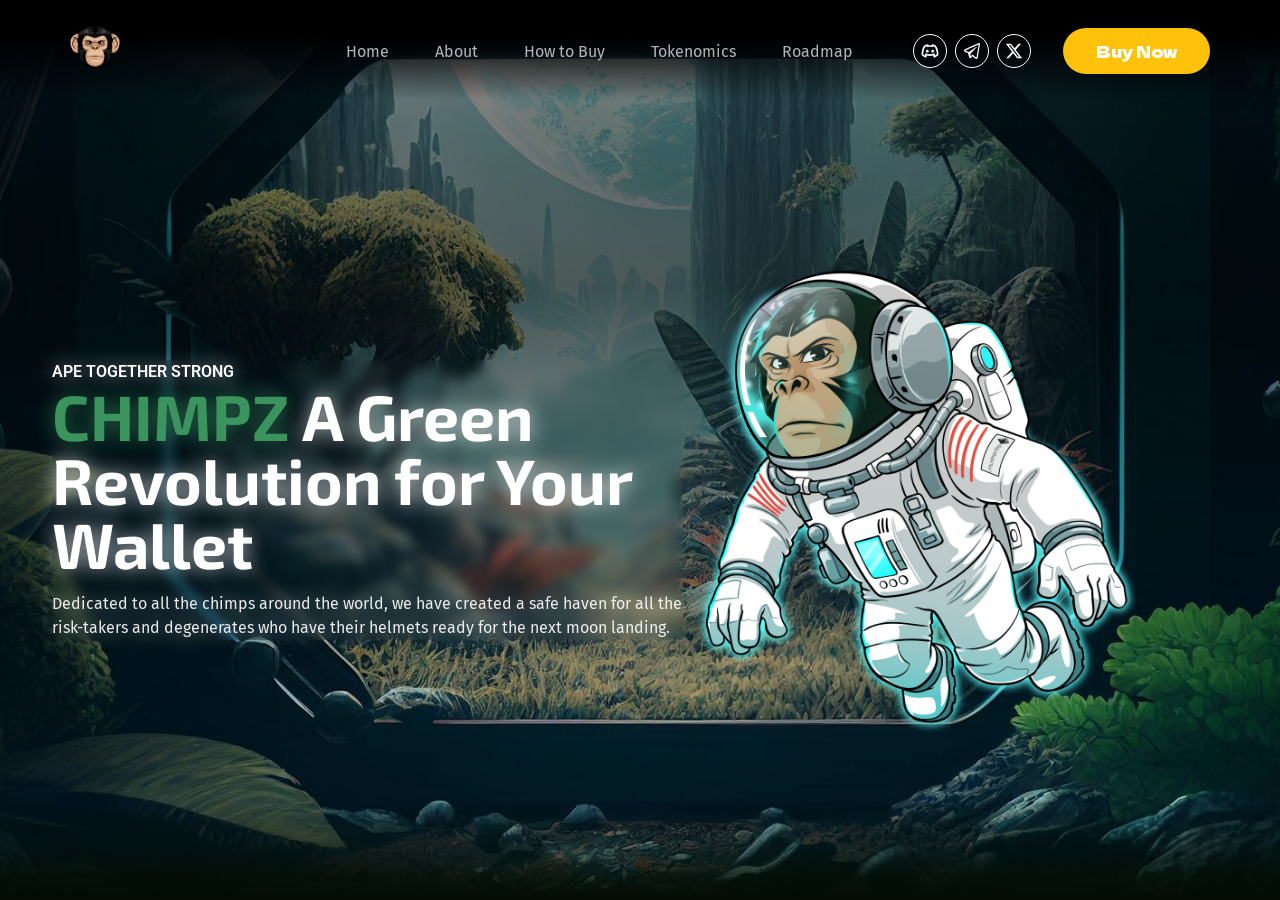
<file: CHIMPZ-hero-section/index.html>
<!DOCTYPE html>
<html lang="en">

<head>
    <meta charset="UTF-8">
    <meta name="viewport" content="width=device-width, initial-scale=1.0">
    <title>Document</title>
    <link rel="icon" href="./assets/img/LOGO (7) 1.svg">
    <link rel="stylesheet" href="./assets/css/style.css">
</head>

<body>
    <section class="bg-img">
        <div class="rectangle">
            <div class="bg-linear2"></div>
        </div>

        <div class="header">
            <div class="bg-linear1"></div>
            <nav>
                <div class="">
                    <a class="loggo" href="#">
                        <img src="./assets/img/LOGO (7) 1.svg" alt="loggo">
                    </a>
                </div>
                <input type="checkbox" hidden id="menu">
                <label for="menu">
                    <span class="menu-line"></span>
                    <span class="menu-line"></span>
                    <span class="menu-line"></span>
                </label>
                <div class="right-list">
                    <div class="nav-list">
                        <ul class="heading-box">
                            <li><a class="heading-list" href="">Home</a></li>
                            <li><a class="heading-list" href="">About</a></li>
                            <li><a class="heading-list" href="">How to Buy</a></li>
                            <li><a class="heading-list" href="">Tokenomics</a></li>
                            <li><a class="heading-list" href="">Roadmap</a></li>
                        </ul>
                        <div class="icon-box">
                            <div class="icon-svg"><a style="line-height: 0;" href="https://discord.com/" target="_blank"><img style="padding: 6px;" src="./assets/img/discord.svg" alt="discord"></a></div>
                            <div class="icon-svg"><a style="line-height: 0;" href="https://web.telegram.org" target="_blank"><img style="padding: 8px;" src="./assets/img/Vector.svg" alt="vector"></a></div>
                            <div class="icon-svg"><a style="line-height: 0;" href="https://x.com"  target="_blank"><img style="padding: 7px;" src="./assets/img/twitter.svg" alt="twitter"></a></div>
                        </div>
                    </div>
                    <div><button class="btn-nav">Buy Now</button></div>
                </div>
            </nav>
        </div>

        <div class="grow-flex">
            <div class="container">
                <div class="main-frame">
                    <div class="text-frame">
                        <div class="parent">
                            <p class="robo-font">APE TOGETHER STRONG</p>
                            <div class="main-text">
                                <div class="main-text-child">
                                    <p class="exo-font"> <span class="green-name">CHIMPZ</span> A Green Revolution for
                                        Your
                                        Wallet</p>
                                </div>
                                <p class="fira-font">Dedicated to all the chimps around the world, we have created a safe haven for all the risk-takers and degenerates who have their helmets ready for the next moon landing.
                                </p>
                            </div>
                        </div>
                    </div>
                    <div class="img-frame">
                        <img  class="img-chimpz" src="./assets/img/Hero.png" alt="">
                    </div>
                </div>
            </div>

        </div>
    </section>

</body>

</html>
</file>
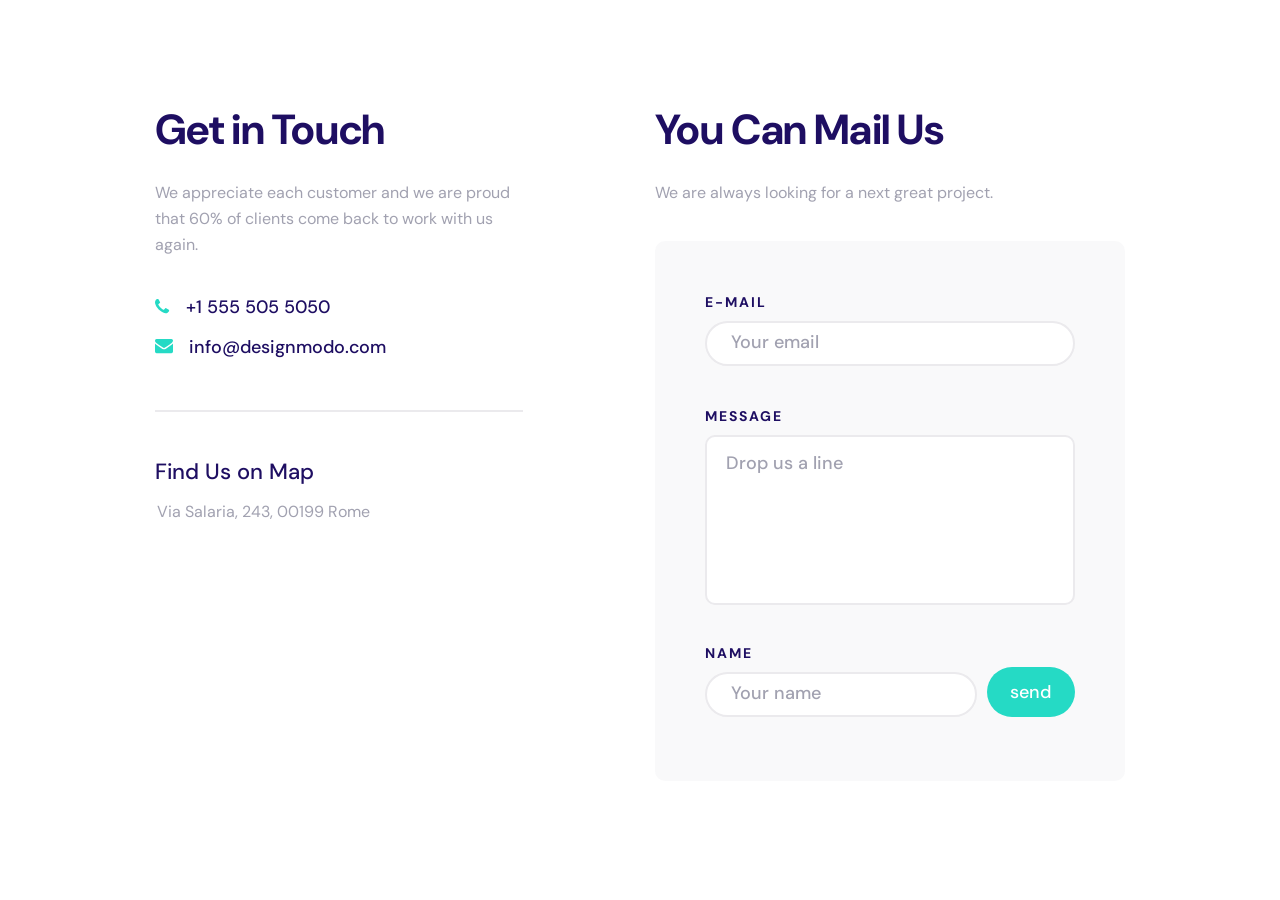
<file: form/index.html>
<!DOCTYPE html>
<html lang="en">

<head>
    <meta charset="UTF-8">
    <meta name="viewport" content="width=device-width, initial-scale=1.0">
    <title>Document</title>
    <link rel="stylesheet" href="asseets/css/style.css">

    <link rel="icon" type="image/x-icon" href="./asseets/img/fa-phone.png">
</head>

<body>
    <section>
        <div class="container">
            <div class="parent-card">
                <div class="card">
                    <div class="child-card">
                        <h1>Get in Touch</h1>
                        <p class="para">We appreciate each customer and we are proud that 60% of clients come back
                            to work
                            with us again.</p>

                        <div class="svg-gap marg-up1">
                            <svg width="15" height="15" viewBox="0 0 15 15" fill="none"
                                xmlns="http://www.w3.org/2000/svg">
                                <path
                                    d="M14.1429 11.1699C14.1429 11.0995 14.1429 11.0292 14.1127 10.9589C14.0424 10.748 13.5502 10.527 13.3493 10.4265C12.7768 10.1051 12.1942 9.79374 11.6317 9.46226C11.3705 9.30155 11.0491 9.00021 10.7377 9.00021C10.125 9.00021 9.23103 10.8183 8.68862 10.8183C8.41741 10.8183 8.06585 10.5672 7.82478 10.4265C5.99665 9.41204 4.73103 8.14641 3.71652 6.31829C3.57589 6.07722 3.32478 5.72566 3.32478 5.45445C3.32478 4.91204 5.14286 4.01807 5.14286 3.40534C5.14286 3.09396 4.84152 2.77253 4.6808 2.51137C4.34933 1.94887 4.03795 1.36628 3.71652 0.793736C3.61607 0.592843 3.39509 0.100655 3.18415 0.0303426C3.11384 0.000208497 3.04353 0.000208497 2.97321 0.000208497C2.61161 0.000208497 1.90848 0.160923 1.57701 0.311593C1.08482 0.52253 0.763393 1.08503 0.512277 1.53704C0.190848 2.12967 0 2.73235 0 3.40534C0 4.33949 0.381696 5.18324 0.69308 6.03704C0.914063 6.64976 1.18527 7.2424 1.52679 7.79485C2.58147 9.50244 4.64062 11.5616 6.34821 12.6163C6.90067 12.9578 7.4933 13.229 8.10603 13.45C8.95982 13.7614 9.80357 14.1431 10.7377 14.1431C11.4107 14.1431 12.0134 13.9522 12.606 13.6308C13.058 13.3797 13.6205 13.0582 13.8315 12.5661C13.9821 12.2346 14.1429 11.5315 14.1429 11.1699Z"
                                    fill="#25DAC5" />
                            </svg>
                            <a target="_blank" href="tel:+919559595959" class="contact-mail">+1 555 505 5050</a>
                        </div>
                        <div class="svg-gap marg-up">
                            <svg width="18" height="15" viewBox="0 0 18 15" fill="none"
                                xmlns="http://www.w3.org/2000/svg">
                                <path
                                    d="M18 4.56006C17.6987 4.89153 17.3571 5.18283 16.9955 5.43394C15.3181 6.56899 13.6306 7.71408 11.9933 8.89934C11.1496 9.52211 10.1049 10.2855 9.01005 10.2855H9H8.98996C7.89509 10.2855 6.85045 9.52211 6.0067 8.89934C4.36942 7.70403 2.68192 6.56899 1.01451 5.43394C0.642857 5.18283 0.301339 4.89153 0 4.56006V12.5355C0 13.4194 0.723214 14.1426 1.60714 14.1426H16.3929C17.2768 14.1426 18 13.4194 18 12.5355V4.56006ZM18 1.60693C18 0.723004 17.2667 -0.00020957 16.3929 -0.00020957H1.60714C0.532366 -0.00020957 0 0.84354 0 1.82792C0 2.74198 1.01451 3.87702 1.72768 4.35917C3.2846 5.44399 4.86161 6.52881 6.41853 7.62367C7.07143 8.07568 8.17634 8.99979 8.98996 8.99979H9H9.01005C9.82366 8.99979 10.9286 8.07568 11.5815 7.62367C13.1384 6.52881 14.7154 5.44399 16.2824 4.35917C17.1663 3.74644 18 2.73193 18 1.60693Z"
                                    fill="#25DAC5" />
                            </svg>
                            <a target="_blank" href="mailto:ashubishnoi000001@gmail.com" class="contact-mail">info@designmodo.com</a>
                        </div>
                        <div class="img-div"></div>
                    </div>
                    <div class="child-card1">
                        <h2>Find Us on Map</h2>
                        <p class="pad-paragraph">Via Salaria, 243, 00199 Rome</p>
                        <iframe
                            src="https://www.google.com/maps/embed?pb=!1m18!1m12!1m3!1d13937.054758232001!2d75.71487627829102!3d29.156900845021347!2m3!1f0!2f0!3f0!3m2!1i1024!2i768!4f13.1!3m3!1m2!1s0x391233280188b70b%3A0x6032ab2f555a35af!2sMehta%20Nagar%2C%20Hisar%2C%20Haryana%20125001!5e0!3m2!1sen!2sin!4v1789447255662!5m2!1sen!2sin"
                            width="600" height="450" style="border:0;" allowfullscreen="" loading="lazy"
                            referrerpolicy="strict-origin-when-cross-origin"></iframe>
                    </div>
                </div>
                <div class="form-card">
                    <div class="margin-head">
                        <h1>You Can Mail Us</h1>
                        <p>We are always looking for a next great project.</p>
                    </div>

                    <form action="">
                        <label for="e-mail" class="label-head">e-mail</label>
                        <input class="input1" type="email" placeholder="Your email" required>
                        <label for="" class="label-head msg-margin">message</label>
                        <textarea class="input2" name="" id="" placeholder="Drop us a line" required></textarea>
                        <div class="flexing-button">
                            <div class="flexing1">
                                <label for="" class="label-head">name</label>
                                <input class="input3" type="text" placeholder="Your name" required>
                            </div>
                            <div class="flexing2">
                                <button type="submit" class="button1">
                                    send
                                </button>
                            </div>
                        </div>
                    </form>
                </div>
            </div>
        </div>
    </section>

</body>

</html>
</file>
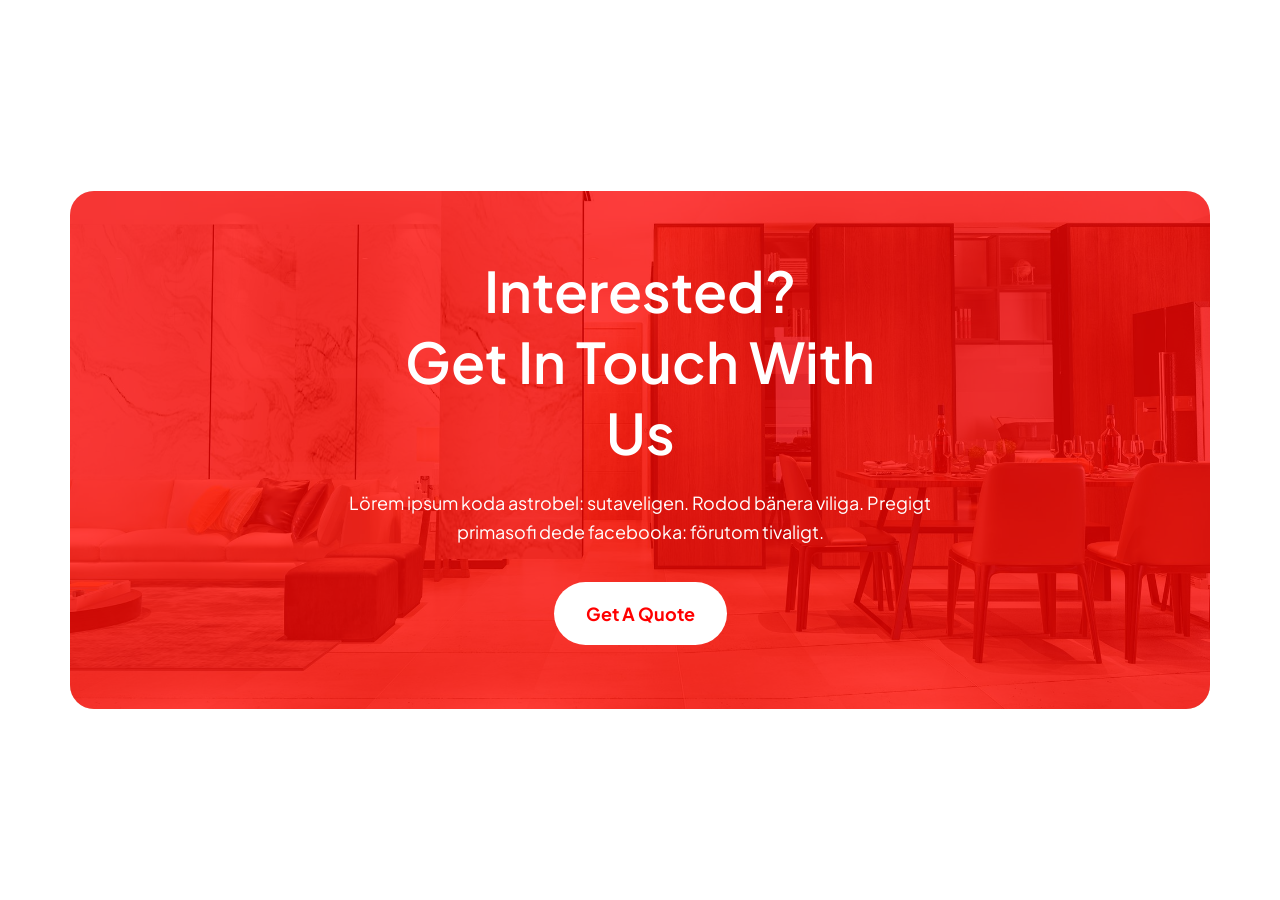
<file: get-in-touch1/index.html>
<!DOCTYPE html>
<html lang="en">

<head>
    <meta charset="UTF-8">
    <meta name="viewport" content="width=device-width, initial-scale=1.0">
    <title>Document</title>
    <link rel="stylesheet" href="assets/css/style.css">
</head>

<body>
    <section>
        <div class="container">
            <div class="bg-img">
                <div class="bg-color"></div>
                <div class="frame">
                    <div class="frame1">
                        <h1>Interested? <br>Get in touch with us</h1>
                        <p>Lörem ipsum koda astrobel: sutaveligen. Rodod bänera viliga. Pregigt primasofi dede
                            facebooka:
                            förutom tivaligt. </p>
                    </div>
                    <button>Get a Quote</button>
                </div>
            </div>
        </div>
    </section>
</body>

</html>
</file>
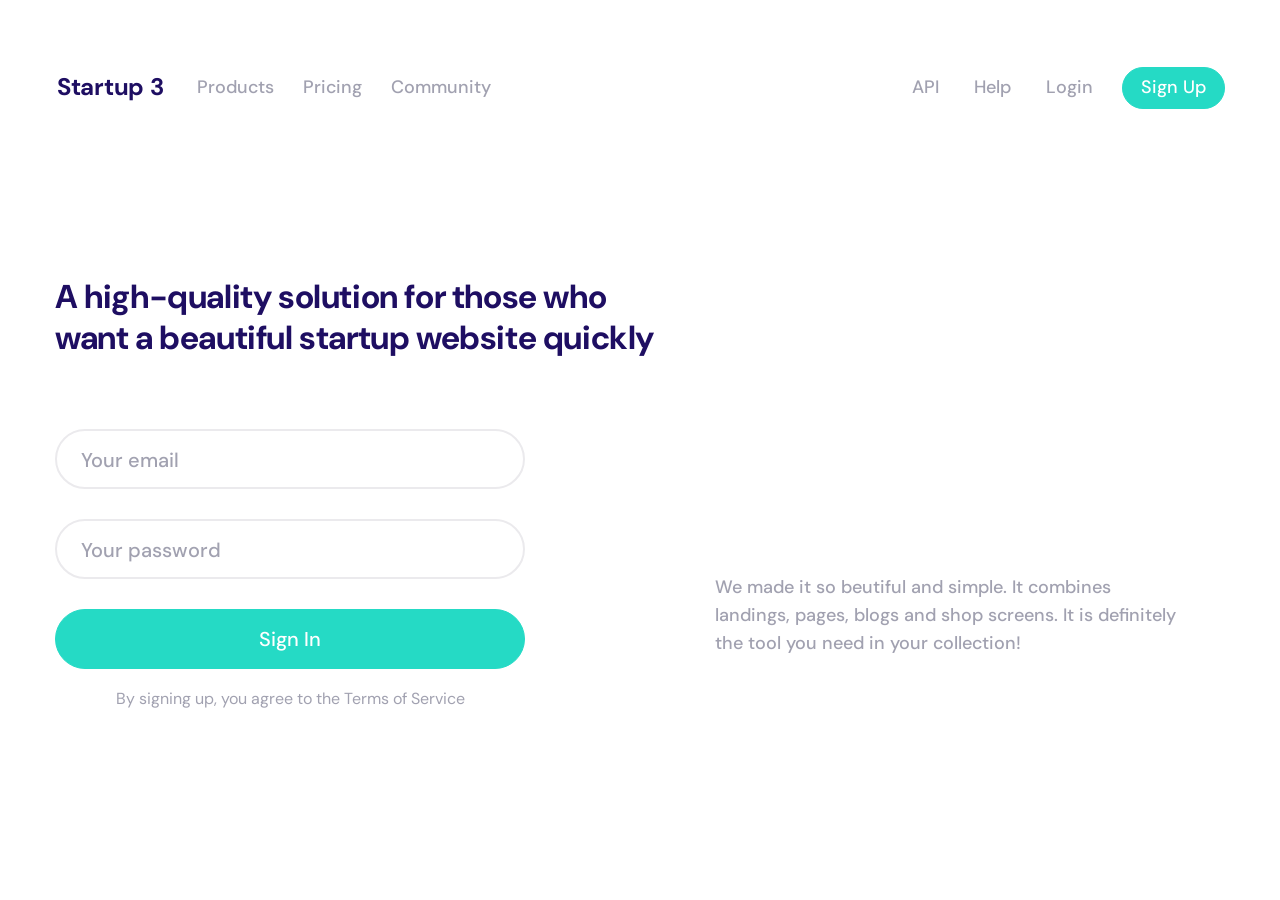
<file: header-1/index.html>
<!DOCTYPE html>
<html lang="en">

<head>
    <meta charset="UTF-8">
    <meta name="viewport" content="width=device-width, initial-scale=1.0">
    <title>Document</title>
    <link rel="stylesheet" href="assets/css/style.css">
</head>

<body>
    <section>

        <nav>
            <div class="header">
                <a target="_blank" class="head-start" href="Startup 3">Startup 3</a>
                <ul class="ul1">
                    <li class="li1"><a href class="list-name" target="_blank">Products</a></li>
                    <li class="li2"><a href class="list-name" target="_blank">Pricing</a></li>
                    <li><a href class="list-name" target="_blank">Community</a></li>
                </ul>
            </div>



            <input type="checkbox" hidden id="menu-button">
            <label for="menu-button">
                <span></span>
                <span></span>
                <span></span>
            </label>
            <div class="nav-list">
                <div class="list1">
                    <ul class="ul1-mobile">
                        <li class="li1"><a href class="list-name" target="_blank">Products</a></li>
                        <li class="li2"><a href class="list-name" target="_blank">Pricing</a></li>
                        <li><a href class="list-name" target="_blank">Community</a></li>
                    </ul>
                    <ul class="ul2">
                        <li><a href class="list-name" target="_blank">API</a></li>
                        <li><a href class="list-name" target="_blank">Help</a></li>
                        <li><a href class="list-name" target="_blank">Login</a></li>
                    </ul>
                </div>
                <button class="button2">Sign Up</button>
            </div>
        </nav>


        <div class="grow-flex">
            <div class="container">
                <div class="main-frame">
                    <div class="frame1">
                        <h1>A high-quality solution for those who want a beautiful startup website quickly</h1>
                        <form action="">
                            <input type="email" placeholder="Your email" required>
                            <input type="password" placeholder="Your password" required>
                            <button class="button1">Sign In</button>
                            <p class="p1">By signing up, you agree to the Terms of Service</p>
                        </form>
                    </div>
                    <div class="frame2">
                        <iframe width="560" height="315"
                            src="https://www.youtube.com/embed/3j7bhOvW6jw?si=TXIIE99aSqtrqoT0"
                            title="YouTube video player" frameborder="0"
                            allow="accelerometer; autoplay; clipboard-write; encrypted-media; gyroscope; picture-in-picture; web-share"
                            referrerpolicy="strict-origin-when-cross-origin" allowfullscreen></iframe>
                        <p class="p2">
                            We made it so beutiful and simple. It combines landings, pages, blogs and shop screens. It
                            is
                            definitely the tool you need in your collection!
                        </p>
                    </div>
                </div>
            </div>
        </div>
    </section>
</body>

</html>
</file>
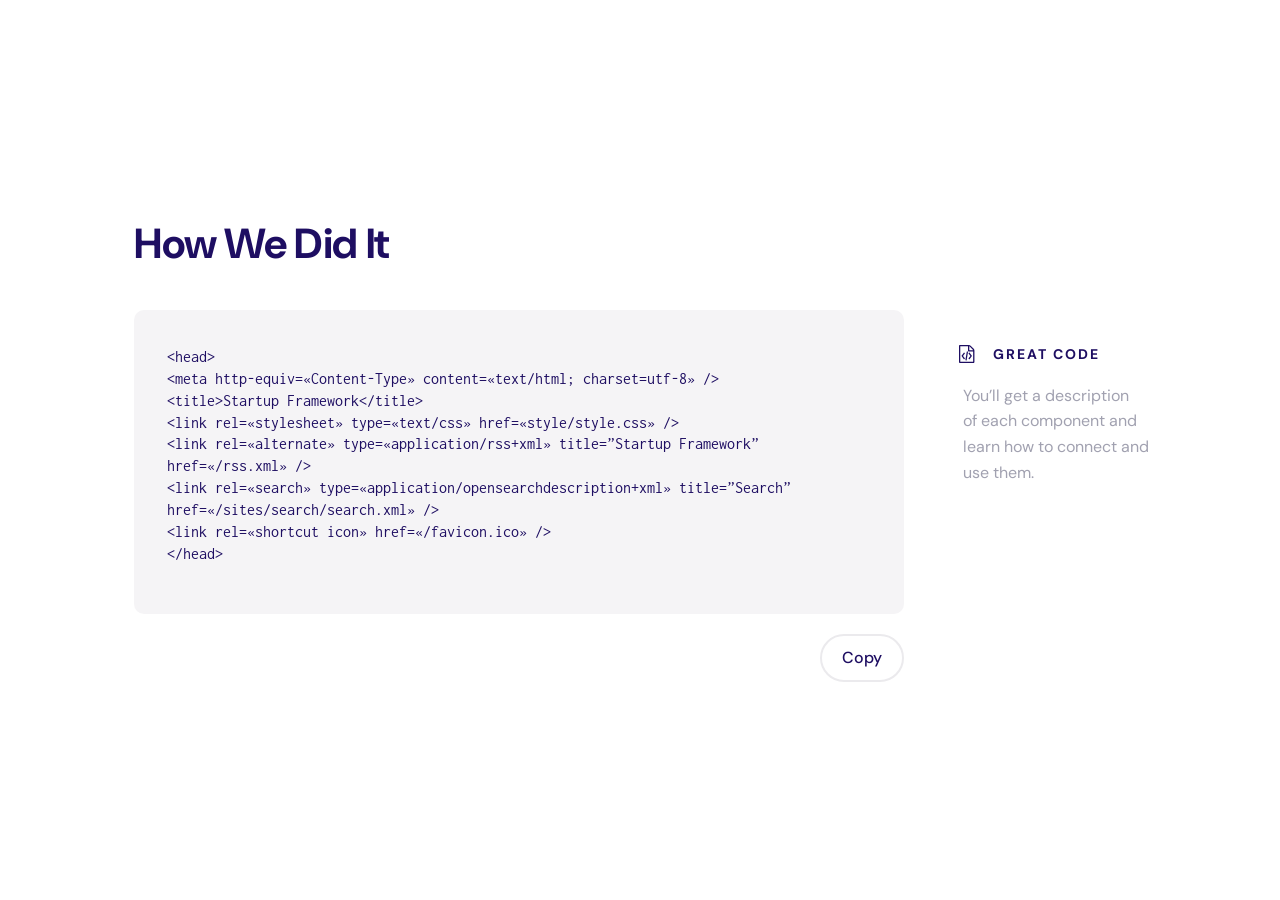
<file: html entities/index.html>
<!DOCTYPE html>
<html lang="en">

<head>
    <meta charset="UTF-8">
    <meta name="viewport" content="width=device-width, initial-scale=1.0">
    <title>Document</title>
    <link rel="stylesheet" href="./assets/css/style.css">
</head>

<body>
    <section>
        <div class="container">
            <div class="sm-container">
                <h1 class="head1">How We Did It</h1>
                <div class="row">
                    <div class="left-box1">
                        <div class="card">
                            <div html-entities>
                                <p class="code"> &lt;head&gt; <br>
                                    &lt;meta http-equiv=«Content-Type» content=«text/html; charset=utf-8» /&gt; <br>
                                    &lt;title&gt;Startup Framework&lt;/title&gt; <br>
                                    &lt;link rel=«stylesheet» type=«text/css» href=«style/style.css» /&gt; <br>
                                    &lt;link rel=«alternate» type=«application/rss+xml» title=”Startup Framework” <br>
                                    href=«/rss.xml» /&gt; <br>
                                    &lt;link rel=«search» type=«application/<br class="br-none">opensearchdescription+xml» title=”Search”
                                    <br>
                                    href=«/sites/search/search.xml» /&gt; <br>
                                    &lt;link rel=«shortcut icon» href=«/favicon.ico» /&gt; <br>
                                    &lt;/head&gt;
                                </p>
                            </div>
                        </div>
                        <button>Copy</button>
                    </div>
                    <div class="right-box1">
                        <div style="display: flex; gap: 18px;">
                            <img src="./assets/img/loggo.svg" alt=" loggo">
                            <h2>Great Code</h2>
                        </div>
                        <div class="para-margin">
                            <p class="paragraph">You’ll get a description <br class="br-line"> of each component and learn
                                how to
                                connect and use them.</p>
                        </div>
                    </div>
                </div>
            </div>
        </div>
    </section>

</body>

</html>
</file>
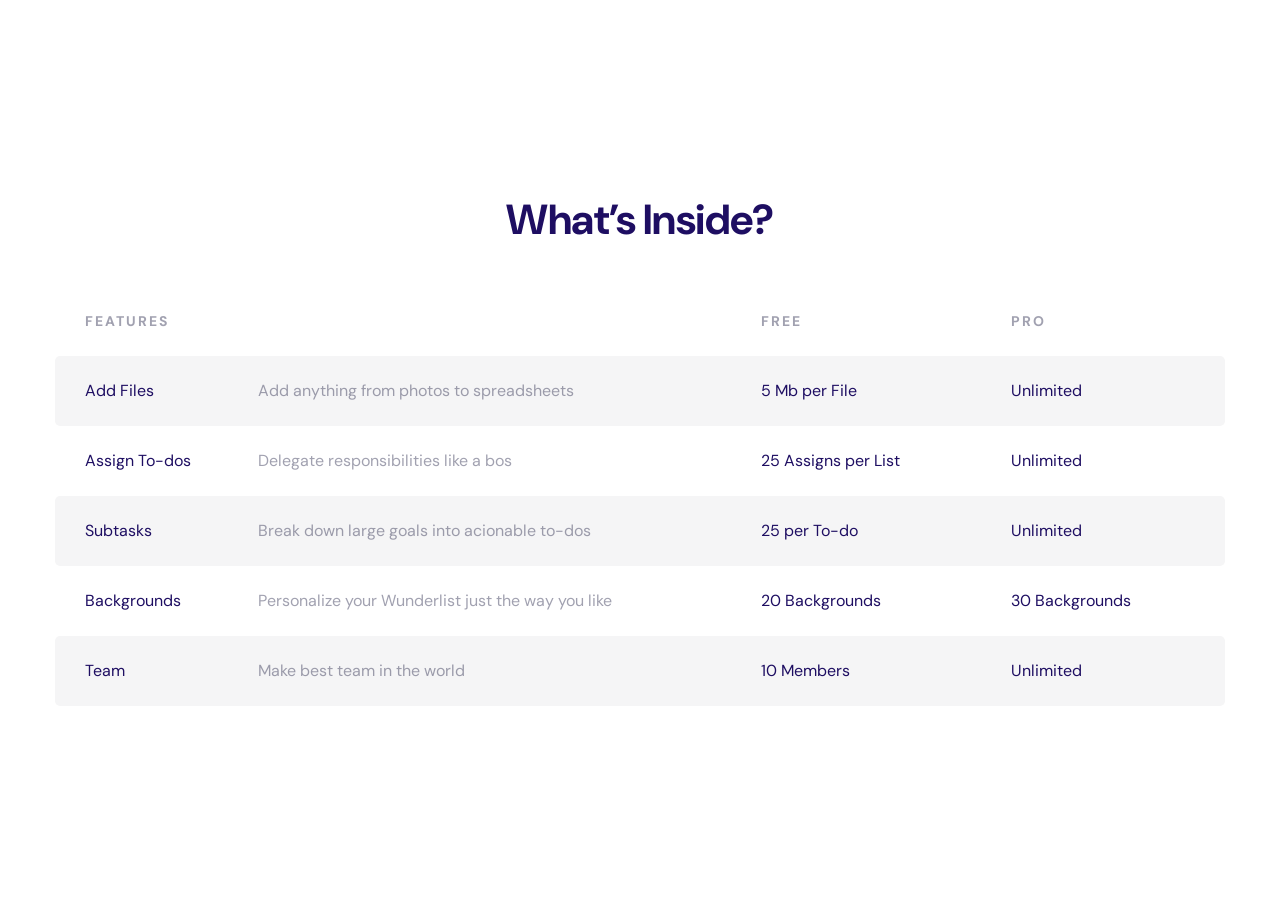
<file: nh-child table/index.html>
<!DOCTYPE html>
<html lang="en">

<head>
    <meta charset="UTF-8">
    <meta name="viewport" content="width=device-width, initial-scale=1.0">
    <title>Document</title>
    <link rel="stylesheet" href="assets/css/style.css">
</head>

<body>
    <section>
        <div class="container">
            <h1>What’s Inside?</h1>
            <div class="table-box">
                <table>
                    <thead>
                        <tr>
                            <th class="first-padding">Features</th>
                            <th></th>
                            <th>Free</th>
                            <th>Pro</th>
                        </tr>
                    </thead>
                    <tbody>
                        <tr class="bottom-tr">
                            <td class="first-padding left-border">Add Files</td>
                            <td class="middle-td">Add anything from photos to spreadsheets</td>
                            <td>5 Mb per File</td>
                            <td class="right-border">Unlimited</td>
                        </tr>
                        <tr class="bottom-tr">
                            <td class="first-padding" style="padding-right: 29px;">Assign To-dos</td>
                            <td class="middle-td">Delegate responsibilities like a bos</td>
                            <td style="padding-right: 64px;">25 Assigns per List</td>
                            <td>Unlimited</td>
                        </tr>
                        <tr class="bottom-tr">
                            <td class="first-padding left-border">Subtasks</td>
                            <td class="middle-td">Break down large goals into acionable to-dos</td>
                            <td>25 per To-do</td>
                            <td class="right-border">Unlimited</td>
                        </tr>
                        <tr class="bottom-tr">
                            <td class="first-padding">Backgrounds</td>
                            <td class="middle-td" style="padding-right: 54px;">Personalize your Wunderlist just the way
                                you like</td>
                            <td>20 Backgrounds</td>
                            <td style="padding-right: 54px;">30 Backgrounds</td>
                        </tr>
                        <tr class="bottom-tr">
                            <td class="first-padding left-border">Team</td>
                            <td class="middle-td">Make best team in the world</td>
                            <td>10 Members</td>
                            <td class="right-border">Unlimited</td>
                        </tr>
                    </tbody>
                </table>
            </div>
        </div>
    </section>

</body>

</html>
</file>
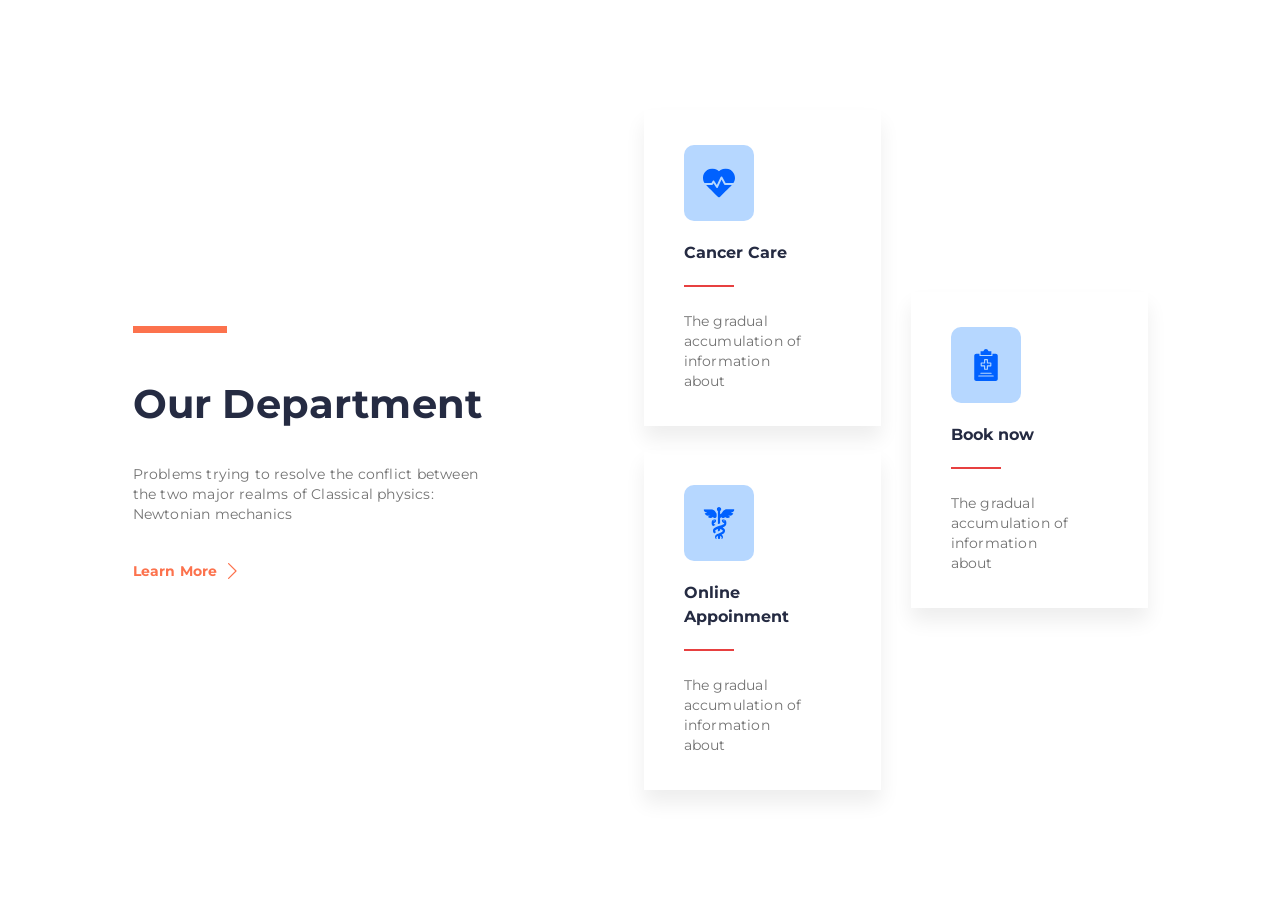
<file: Our Department/index.html>
<!DOCTYPE html>
<html lang="en">

<head>
    <meta charset="UTF-8">
    <meta name="viewport" content="width=device-width, initial-scale=1.0">
    <title>Document</title>
    <style>
        @import url('https://fonts.googleapis.com/css2?family=Montserrat:ital,wght@0,100..900;1,100..900&display=swap');

        * {
            margin: 0;
            padding: 0;
            box-sizing: border-box;
            list-style-type: none;
            text-decoration: none;
            font-family: "Montserrat", sans-serif;
        }

        section {
            min-height: 100vh;
            display: flex;
            align-items: center;
            justify-content: center;

        }

        .container {
            max-width: 1045px;
            width: 100%;
            margin: auto;
        }

        .row {
            display: flex;
            align-items: center;
            width: 100%;
        }

        .col-6 {
            width: 50%;
            padding-left: 15px;
            padding-right: 15px;
        }

        .sm-row {
            display: grid;
            grid-template-columns: 1fr 1fr;
            gap: 30px;
        }

        .sm-card {
            width: 100%;
            padding: 35px 40px;
            box-shadow: 0px 13px 19px 0px rgba(0, 0, 0, 0.07);
            cursor: pointer;
        }

        h2 {
            font-size: 40px;
            line-height: 125%;
            letter-spacing: 0.2px;
            font-weight: 700;
            color: rgba(37, 43, 66, 1);
            margin-top: 42px;
            margin-bottom: 35px;
        }

        p {
            font-size: 14px;
            line-height: 20px;
            font-weight: 400;
            letter-spacing: 0.2px;
            color: rgba(115, 115, 115, 1);
            max-width: 132px;
        }

        a {
            color: rgba(252, 114, 77, 1);
            font-size: 14px;
            font-weight: 700;
            letter-spacing: 0.2px;
            line-height: 24px;
            margin-top: 35px;
            display: flex;
            align-items: center;
            gap: 10px;
        }

        .icon {
            background-color: rgba(182, 215, 255, 1);
            border-radius: 10px;
            width: 70px;
            height: 76px;
            padding: 22px 19px;
        }

        h5 {
            color: rgba(37, 43, 66, 1);
            font-size: 16px;
            line-height: 24px;
            font-weight: 700;
            letter-spacing: 0.1px;
            margin-top: 20px;
            margin-bottom: 20px;
            width: 157px;

        }

        .intro-card {
            max-width: 100%;
            width: 100%;

        }

        .our-p {
            max-width: 351px;
        }

        img {
            margin-bottom: 20px;
        }

        @media (max-width : 1024px) {
            .col-6 {
                width: 100%;
            }

            .row {
                flex-direction: column;
            }

            .our-p {
                max-width: 100%;
                text-align: center;
            }

            .intro-card {
                display: flex;
                flex-direction: column;
                align-items: center;
            }

            section{
                padding: 80px 0px;
            }

        }

        @media (max-width:768px) {
            .intro-card {
                flex-wrap: wrap;
                justify-content: center;
            }

            .sm-row {
                grid-template-columns: repeat(2, 1fr);
            }

            section{
                padding: 60px 0px;
            }

        }

        @media (max-width:576px) {

            .sm-row {

                grid-template-columns: 1fr;
                flex-wrap: wrap;
                flex-direction: column;
            }

            .sm-card {
                width: 230px;
            }

            h2 {
                font-size: 25px;
                margin: 12px 0 12px 0;
            }
        }
    </style>

</head>

<body>
    <section>
        <div class="container">
            <div class="row">
                <div class="col-6">
                    <div class="intro-card">
                        <svg width="94" height="7" viewBox="0 0 94 7" fill="none" xmlns="http://www.w3.org/2000/svg">
                            <rect width="94" height="7" fill="#FC724D" />
                        </svg>
                        <h2>Our Department</h2>
                        <p class="our-p">Problems trying to resolve the conflict between
                            the two major realms of Classical physics:
                            Newtonian mechanics </p>

                        <a target="_blank" href="https://www.figma.com/design">Learn More <svg width="9" height="16" viewBox="0 0 9 16"
                                fill="none" xmlns="http://www.w3.org/2000/svg">
                                <g clip-path="url(#clip0_49789_3024)">
                                    <path fill-rule="evenodd" clip-rule="evenodd"
                                        d="M0.180771 0.180771C0.237928 0.123469 0.305828 0.0780065 0.380583 0.0469869C0.455337 0.0159672 0.535477 0 0.616412 0C0.697347 0 0.777487 0.0159672 0.852241 0.0469869C0.926996 0.0780065 0.994896 0.123469 1.05205 0.180771L8.4358 7.56452C8.4931 7.62168 8.53857 7.68958 8.56959 7.76433C8.60061 7.83909 8.61657 7.91923 8.61657 8.00016C8.61657 8.0811 8.60061 8.16123 8.56959 8.23599C8.53857 8.31074 8.4931 8.37864 8.4358 8.4358L1.05205 15.8196C0.936514 15.9351 0.779809 16 0.616412 16C0.453015 16 0.29631 15.9351 0.180771 15.8196C0.0652316 15.704 0.000322157 15.5473 0.000322157 15.3839C0.000322157 15.2205 0.0652316 15.0638 0.180771 14.9483L7.13011 8.00016L0.180771 1.05205C0.123469 0.994896 0.078006 0.926996 0.0469863 0.852242C0.0159666 0.777487 0 0.697347 0 0.616412C0 0.535478 0.0159666 0.455338 0.0469863 0.380583C0.078006 0.305829 0.123469 0.237928 0.180771 0.180771Z"
                                        fill="#FC724D" />
                                </g>
                                <defs>
                                    <clipPath id="clip0_49789_3024">
                                        <rect width="9" height="16" fill="white" />
                                    </clipPath>
                                </defs>
                            </svg>
                        </a>
                    </div>
                </div>
                <div class="card">
                    <div class="col-6">
                        <div class="sm-row">
                            <div class="col1"
                                style="display: flex; padding: 28.35px 0; flex-direction: column; gap: 24px;">
                                <div class="sm-card">
                                    <div class="icon">
                                        <svg width="32" height="32" viewBox="0 0 32 32" fill="none"
                                            xmlns="http://www.w3.org/2000/svg">
                                            <g clip-path="url(#clip0_49789_3031)">
                                                <path
                                                    d="M15.9909 4.21824C9.01587 -1.88242 0.14723 3.4778 0.00180337 10.7444C-0.0352563 12.5964 0.499328 14.4003 1.56343 16.0633H8.46066L9.68744 14.0186C10.0437 13.425 10.9057 13.4059 11.2821 13.9977L13.8705 18.0651L17.6435 10.1C17.9726 9.40497 18.9532 9.38291 19.3161 10.0569L22.5503 16.0633H30.4184C36.2468 6.95403 24.7279 -3.42336 15.9909 4.21824Z"
                                                    fill="#0061FF" />
                                                <path
                                                    d="M21.1656 17.4451L18.5448 12.5779L14.8387 20.4017C14.5234 21.0674 13.5961 21.1252 13.2007 20.5037L10.5152 16.2838L9.79574 17.483C9.62631 17.7654 9.32121 17.9381 8.99192 17.9381H3.04688C3.23324 18.1331 2.24 17.1419 15.3302 30.1643C15.6958 30.5281 16.2868 30.5281 16.6525 30.1643C29.5412 17.3423 28.7498 18.1328 28.9358 17.9381H21.9909C21.646 17.9382 21.329 17.7488 21.1656 17.4451Z"
                                                    fill="#0061FF" />
                                            </g>
                                            <defs>
                                                <clipPath id="clip0_49789_3031">
                                                    <rect width="32" height="28.8744" fill="white"
                                                        transform="translate(0 1.56274)" />
                                                </clipPath>
                                            </defs>
                                        </svg>
                                    </div>
                                    <h5>Cancer Care</h5>
                                    <img src="./line.svg" alt="line">
                                    <p>The gradual
                                        accumulation of
                                        information about </p>
                                </div>
                                <div class="sm-card">
                                    <div class="icon">
                                        <svg width="32" height="32" viewBox="0 0 32 32" fill="none"
                                            xmlns="http://www.w3.org/2000/svg">
                                            <g clip-path="url(#clip0_49789_3041)">
                                                <g clip-path="url(#clip1_49789_3041)">
                                                    <g clip-path="url(#clip2_49789_3041)">
                                                        <path
                                                            d="M10.6705 16.3349C11.0644 16.2533 11.4761 16.0745 11.8644 15.7942C12.981 14.9865 13.4766 13.6603 12.9702 12.8305C12.4196 11.9279 10.9134 11.9886 9.75601 13.0158C8.64922 13.9714 8.41309 14.9699 8.41309 16.0194C8.41309 16.7609 8.65025 18.0849 10.099 19.2347C10.7831 18.7062 11.5986 18.2714 12.5243 17.957L12.5365 17.9525C11.8253 17.6561 10.8981 17.0711 10.6705 16.3349ZM10.4918 13.7827C10.4918 13.4726 10.7389 13.2233 11.0436 13.2233C11.348 13.2233 11.5953 13.4738 11.5953 13.7838C11.5953 14.0939 11.348 14.3432 11.0436 14.3432C10.7389 14.3432 10.4918 14.0927 10.4918 13.7827Z"
                                                            fill="#0061FF" />
                                                    </g>
                                                </g>
                                                <g clip-path="url(#clip3_49789_3041)">
                                                    <g clip-path="url(#clip4_49789_3041)">
                                                        <path
                                                            d="M23.6074 16.0204C23.6041 14.9699 23.3691 13.9714 22.2613 13.0158C21.1048 11.9896 19.5976 11.9267 19.047 12.8305C18.5416 13.6602 19.0359 14.9865 20.1525 15.7942C20.541 16.0745 20.9526 16.2532 21.3465 16.3348C21.2097 16.7773 20.7937 17.2275 20.1593 17.6071C19.2869 18.1278 18.8157 18.1922 13.2341 20.0456C11.1686 20.7474 9.93945 22.142 9.93945 23.7763C9.93945 24.9404 10.5341 25.8385 11.3605 26.4962C11.8803 25.961 12.5292 25.4966 13.2872 25.1246C12.4144 24.6833 12.1451 24.3489 12.1451 23.7763C12.1451 22.8311 14.0344 22.2907 14.906 22.0031V24.3953L17.1128 23.411V22.0042C17.9858 22.2933 19.8702 22.833 19.8702 23.7763C19.8702 25.3455 15.3767 26.2709 13.4649 27.5897C12.537 28.2329 12.038 29.0506 12.038 30.0117C12.038 30.5634 12.1021 31.2475 13.0709 31.9272C13.3456 32.1466 13.7272 31.8261 13.5488 31.5177C12.9087 30.2367 13.5884 29.5968 14.9081 29.0428V30.8943C14.9081 31.5034 15.4025 31.9977 16.0115 31.9977C16.6206 31.9977 17.115 31.5034 17.115 30.8943V29.0439C18.3827 29.5757 19.1806 30.3272 18.471 31.5177C18.2952 31.8201 18.6697 32.1493 18.9477 31.9272C19.8856 31.2165 19.9596 30.6074 19.9596 30.026C19.9596 29.1312 19.4697 28.2628 18.5406 27.5974C20.4186 26.9188 22.0803 25.7768 22.0803 23.7785C22.0803 22.3981 21.2032 21.1888 19.6871 20.423C20.3953 20.1681 20.7517 19.9971 21.2251 19.7147C23.2985 18.4755 23.6074 16.8679 23.6074 16.0204ZM20.9748 14.3432C20.6701 14.3432 20.4231 14.0927 20.4231 13.7827C20.4231 13.4726 20.6701 13.2221 20.9748 13.2221C21.2792 13.2221 21.5265 13.4726 21.5265 13.7827C21.5265 14.0927 21.2792 14.3432 20.9748 14.3432Z"
                                                            fill="#0061FF" />
                                                    </g>
                                                </g>
                                                <g clip-path="url(#clip5_49789_3041)">
                                                    <g clip-path="url(#clip6_49789_3041)">
                                                        <path
                                                            d="M31.4476 2.20896H23.8908C22.4084 2.20896 21.296 2.86425 20.339 3.82132C19.2993 4.86101 18.7587 7.17218 17.1032 7.17218V4.10759C17.7601 3.72533 18.2066 3.0217 18.2066 2.20683C18.2066 0.988037 17.2186 0 15.9998 0C14.7809 0 13.793 0.988037 13.793 2.20683C13.793 3.02163 14.2394 3.72526 14.8964 4.10759V17.2579C15.5774 17.0406 16.3248 16.8012 17.1032 16.5513V11.0242C17.5819 10.784 17.9682 10.3957 18.2051 9.91506C18.5889 10.571 19.3185 11.0363 20.1318 11.0363C20.9567 11.0363 21.6673 10.5783 22.0459 9.90802C23.3386 11.2007 25.7413 11.2256 27.0339 9.93299L25.1588 8.05788L26.019 8.41421C27.708 9.11384 29.6444 8.31173 30.3441 6.62268L27.6803 5.51927C30.2609 5.5192 31.4476 3.89987 31.4476 2.20896Z"
                                                            fill="#0061FF" />
                                                    </g>
                                                </g>
                                                <g clip-path="url(#clip7_49789_3041)">
                                                    <g clip-path="url(#clip8_49789_3041)">
                                                        <path
                                                            d="M11.6604 3.82135C10.7034 2.86427 9.59091 2.20898 8.10848 2.20898H0.551758C0.551758 3.89983 1.73841 5.51922 4.31902 5.51922L1.65517 6.62263C2.35487 8.31168 4.29129 9.11373 5.98034 8.41416L6.84052 8.05783L4.96541 9.93294C6.25806 11.2257 8.66074 11.2008 9.95338 9.90798C10.332 10.5783 11.0427 11.0363 11.8675 11.0363C11.8757 11.0363 11.8838 11.0362 11.8919 11.0361C12.9701 11.0239 13.7942 10.05 13.7942 8.9718V6.75187C12.9245 6.03831 12.4264 4.58739 11.6604 3.82135Z"
                                                            fill="#0061FF" />
                                                    </g>
                                                </g>
                                            </g>
                                            <defs>
                                                <clipPath id="clip0_49789_3041">
                                                    <rect width="32" height="32" fill="white" />
                                                </clipPath>
                                                <clipPath id="clip1_49789_3041">
                                                    <rect width="4.75568" height="7.03818" fill="white"
                                                        transform="translate(8.41309 12.1965)" />
                                                </clipPath>
                                                <clipPath id="clip2_49789_3041">
                                                    <rect width="4.75568" height="7.03818" fill="white"
                                                        transform="translate(8.41309 12.1965)" />
                                                </clipPath>
                                                <clipPath id="clip3_49789_3041">
                                                    <rect width="13.668" height="19.8036" fill="white"
                                                        transform="translate(9.93945 12.1964)" />
                                                </clipPath>
                                                <clipPath id="clip4_49789_3041">
                                                    <rect width="13.668" height="19.8036" fill="white"
                                                        transform="translate(9.93945 12.1964)" />
                                                </clipPath>
                                                <clipPath id="clip5_49789_3041">
                                                    <rect width="17.6546" height="17.2579" fill="white"
                                                        transform="translate(13.793)" />
                                                </clipPath>
                                                <clipPath id="clip6_49789_3041">
                                                    <rect width="17.6546" height="17.2579" fill="white"
                                                        transform="translate(13.793)" />
                                                </clipPath>
                                                <clipPath id="clip7_49789_3041">
                                                    <rect width="13.2425" height="8.8273" fill="white"
                                                        transform="translate(0.551758 2.20898)" />
                                                </clipPath>
                                                <clipPath id="clip8_49789_3041">
                                                    <rect width="13.2425" height="8.8273" fill="white"
                                                        transform="translate(0.551758 2.20898)" />
                                                </clipPath>
                                            </defs>
                                        </svg>
                                    </div>
                                    <h5>Online Appoinment</h5>
                                    <img src="./line.svg" alt="line">
                                    <p>The gradual
                                        accumulation of
                                        information about </p>
                                </div>
                            </div>
                            <div class="col2" style="align-items: center; display: flex;">
                                <div class="sm-card">
                                    <div class="icon">
                                        <svg width="32" height="32" viewBox="0 0 32 32" fill="none"
                                            xmlns="http://www.w3.org/2000/svg">
                                            <g clip-path="url(#clip0_49789_3061)">
                                                <path
                                                    d="M6.34806 32H25.6513C26.8 32 27.7562 31.1215 27.7562 30.0419V6.62855C27.7562 5.54866 26.8 4.66089 25.6513 4.66089H22.4692V6.44866C22.4739 6.75899 22.229 7.01578 21.919 7.02611H10.0426C9.72632 7.0185 9.47088 6.76496 9.46056 6.44866V4.66089H6.34806C5.19941 4.66089 4.24316 5.54866 4.24316 6.62855V30.0419C4.24316 31.1215 5.19941 32 6.34806 32ZM10.6432 14.0522C10.6432 13.7449 10.8923 13.4957 11.1997 13.4957H14.0519V10.6435C14.0519 10.3362 14.301 10.087 14.6084 10.087H17.391C17.6983 10.087 17.9475 10.3362 17.9475 10.6435V13.4957H20.7997C21.107 13.4957 21.3562 13.7449 21.3562 14.0522V16.8348C21.3562 17.1421 21.107 17.3913 20.7997 17.3913H17.9475V20.2435C17.9475 20.5508 17.6983 20.8 17.391 20.8H14.6084C14.301 20.8 14.0519 20.5508 14.0519 20.2435V17.3913H11.1997C10.8923 17.3913 10.6432 17.1421 10.6432 16.8348V14.0522ZM10.8698 23.6522H21.1296C21.4372 23.6522 21.6861 23.9014 21.6861 24.2087C21.6861 24.5161 21.4372 24.7652 21.1296 24.7652H10.8698C10.5622 24.7652 10.3133 24.5161 10.3133 24.2087C10.3133 23.9014 10.5622 23.6522 10.8698 23.6522ZM8.78284 26.4348H23.2165C23.5241 26.4348 23.7731 26.684 23.7731 26.9913C23.7731 27.2987 23.5241 27.5478 23.2165 27.5478H8.78284C8.47523 27.5478 8.22632 27.2987 8.22632 26.9913C8.22632 26.684 8.47523 26.4348 8.78284 26.4348Z"
                                                    fill="#0061FF" />
                                                <path
                                                    d="M21.3568 2.15652H18.7525C18.4905 2.15625 18.2639 1.97337 18.2087 1.71712C17.9935 0.722556 17.0489 1.23676e-06 15.9625 1.23676e-06H15.9557C14.8984 -0.00108572 13.9748 0.714403 13.7117 1.73832C13.6484 1.98424 13.4267 2.15625 13.1726 2.15652H10.5742V5.91304H21.3568V2.15652Z"
                                                    fill="#0061FF" />
                                                <path
                                                    d="M15.1655 16.8348V19.687H16.8351V16.8348C16.8351 16.5275 17.0843 16.2783 17.3916 16.2783H20.2438V14.6087H17.3916C17.0843 14.6087 16.8351 14.3595 16.8351 14.0522V11.2H15.1655V14.0522C15.1655 14.3595 14.9163 14.6087 14.609 14.6087H11.7568V16.2783H14.609C14.9163 16.2783 15.1655 16.5275 15.1655 16.8348Z"
                                                    fill="#0061FF" />
                                            </g>
                                            <defs>
                                                <clipPath id="clip0_49789_3061">
                                                    <rect width="32" height="32" fill="white" />
                                                </clipPath>
                                            </defs>
                                        </svg>
                                    </div>
                                    <h5>Book now</h5>
                                    <img src="./line.svg" alt="line">
                                    <p>The gradual
                                        accumulation of
                                        information about </p>
                                </div>
                            </div>
                        </div>
                    </div>
                </div>
            </div>
        </div>
    </section>
</body>

</html>
</file>
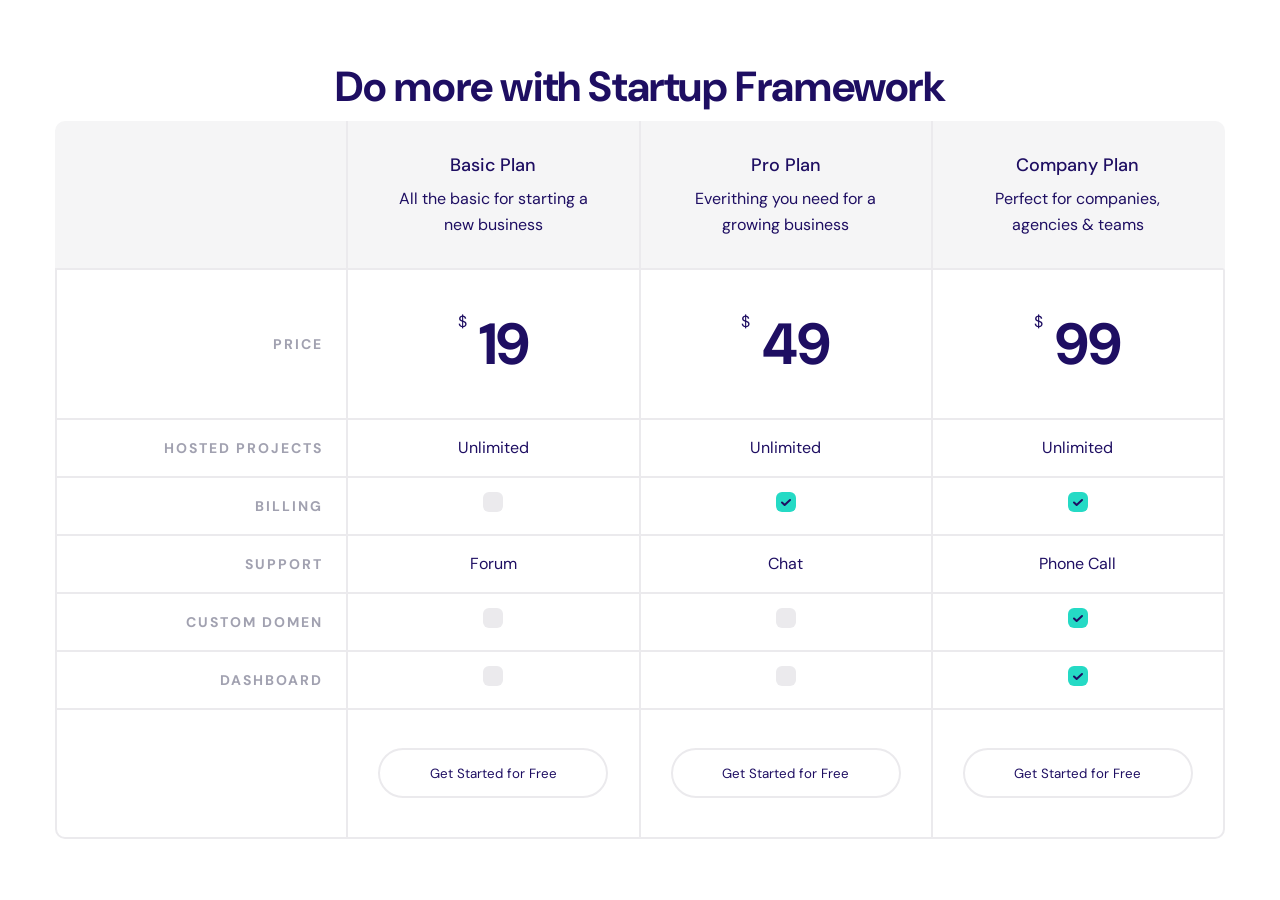
<file: table/index.html>
<!DOCTYPE html>
<html lang="en">

<head>
    <meta charset="UTF-8">
    <meta name="viewport" content="width=device-width, initial-scale=1.0">
    <title>Document</title>
    <link rel="stylesheet" href="assets/css/style.css">
</head>

<body>
    <section>
        <div class="container">
            <h1>Do more with Startup Framework</h1>
            <div class="table-box">
                <table cellpadding="0" cellspacing="0" border="0">
                    <thead>
                        <tr>
                            <th style="border-top-left-radius: 10px;"></th>
                            <th>
                                <h3>Basic Plan</h3>
                                <p>All the basic for starting a <br> new business</p>
                            </th>
                            <th>
                                <h3>Pro Plan</h3>
                                <p>Everithing you need for a <br> growing business</p>
                            </th>
                            <th style="border-top-right-radius: 10px;">
                                <h3>Company Plan</h3>
                                <p>Perfect for companies, <br> agencies & teams</p>
                            </th>
                        </tr>
                    </thead>
                    <tbody>
                        <tr>
                            <td style="height: 150px;">Price</td>
                            <td class="common-td"><span class="for-sign">$</span><span class="number">19</span></td>
                            <td class="common-td"><span class="for-sign">$</span><span class="number">49</span></td>
                            <td class="common-td"><span class="for-sign">$</span><span class="number">99</span></td>
                        </tr>
                        <tr>
                            <td style="height: 58px;">Hosted Projects</td>
                            <td class="common-td">Unlimited</td>
                            <td class="common-td">Unlimited</td>
                            <td class="common-td">Unlimited</td>
                        </tr>
                        <tr>
                            <td style="height: 58px;">Billing</td>
                            <td class="common-td"><svg width="20" height="20" viewBox="0 0 20 20" fill="none"
                                    xmlns="http://www.w3.org/2000/svg">
                                    <rect width="20" height="20" rx="6" fill="#EBEAED" />
                                </svg>
                            </td>
                            <td class="common-td"><svg width="20" height="20" viewBox="0 0 20 20" fill="none"
                                    xmlns="http://www.w3.org/2000/svg">
                                    <rect width="20" height="20" rx="6" fill="#25DAC5" />
                                    <path d="M6 10.5L8.64706 13L14 8" stroke="#1E0E62" stroke-width="2"
                                        stroke-linecap="round" stroke-linejoin="round" />
                                </svg>
                            </td>
                            <td class="common-td"><svg width="20" height="20" viewBox="0 0 20 20" fill="none"
                                    xmlns="http://www.w3.org/2000/svg">
                                    <rect width="20" height="20" rx="6" fill="#25DAC5" />
                                    <path d="M6 10.5L8.64706 13L14 8" stroke="#1E0E62" stroke-width="2"
                                        stroke-linecap="round" stroke-linejoin="round" />
                                </svg>
                            </td>
                        </tr>
                        <tr>
                            <td style="height: 58px;">Support</td>
                            <td class="common-td">Forum</td>
                            <td class="common-td">Chat</td>
                            <td class="common-td">Phone Call</td>
                        </tr>
                        <tr>
                            <td style="height: 58px;">Custom Domen</td>
                            <td class="common-td"><svg width="20" height="20" viewBox="0 0 20 20" fill="none"
                                    xmlns="http://www.w3.org/2000/svg">
                                    <rect width="20" height="20" rx="6" fill="#EBEAED" />
                                </svg></td>
                            <td class="common-td"><svg width="20" height="20" viewBox="0 0 20 20" fill="none"
                                    xmlns="http://www.w3.org/2000/svg">
                                    <rect width="20" height="20" rx="6" fill="#EBEAED" />
                                </svg></td>
                            <td class="common-td"><svg width="20" height="20" viewBox="0 0 20 20" fill="none"
                                    xmlns="http://www.w3.org/2000/svg">
                                    <rect width="20" height="20" rx="6" fill="#25DAC5" />
                                    <path d="M6 10.5L8.64706 13L14 8" stroke="#1E0E62" stroke-width="2"
                                        stroke-linecap="round" stroke-linejoin="round" />
                                </svg>
                            </td>
                        </tr>
                        <tr>
                            <td style="height: 58px;">Dashboard</td>
                            <td class="common-td"><svg width="20" height="20" viewBox="0 0 20 20" fill="none"
                                    xmlns="http://www.w3.org/2000/svg">
                                    <rect width="20" height="20" rx="6" fill="#EBEAED" />
                                </svg></td>
                            <td class="common-td"><svg width="20" height="20" viewBox="0 0 20 20" fill="none"
                                    xmlns="http://www.w3.org/2000/svg">
                                    <rect width="20" height="20" rx="6" fill="#EBEAED" />
                                </svg></td>
                            <td class="common-td"><svg width="20" height="20" viewBox="0 0 20 20" fill="none"
                                    xmlns="http://www.w3.org/2000/svg">
                                    <rect width="20" height="20" rx="6" fill="#25DAC5" />
                                    <path d="M6 10.5L8.64706 13L14 8" stroke="#1E0E62" stroke-width="2"
                                        stroke-linecap="round" stroke-linejoin="round" />
                                </svg>
                            </td>
                        </tr>
                        <tr>
                            <td class="border-r" style="height: 129px;"></td>
                            <td class="common-td"><button>Get Started for Free</button></td>
                            <td class="common-td"><button>Get Started for Free</button></td>
                            <td class="common-td" style="border-bottom-right-radius: 10px;"><button>Get Started for
                                    Free</button></td>
                        </tr>
                    </tbody>
                </table>
            </div>
        </div>

    </section>
</body>

</html>
</file>
<file: CHIMPZ-hero-section/assets/css/style.css>
@import url('https://fonts.googleapis.com/css2?family=Dela+Gothic+One&family=Exo+2:ital,wght@0,100..900;1,100..900&family=Fira+Sans:ital,wght@0,100;0,200;0,300;0,400;0,500;0,600;0,700;0,800;0,900;1,100;1,200;1,300;1,400;1,500;1,600;1,700;1,800;1,900&family=Roboto:ital,wght@0,100..900;1,100..900&display=swap');

        * {
            margin: 0;
            padding: 0;
            list-style-type: none;
            box-sizing: border-box;
            text-decoration: none;
            font-family: "Dela Gothic One", sans-serif;
        }

        .parent {
            backdrop-filter: blur(6px);
            max-width: 631px;
            width: 100%;
        }

        section {
            display: flex;
            flex-direction: column;
            min-height: 100vh;
        }

        nav {
            display: flex;
            align-items: center;
            justify-content: space-between;
            max-width: 1180px;
            width: 100%;
            min-height: 100px;
            margin: 0 auto;
            padding: 25px 20px 24px 20px;
            position: relative;
            z-index: 1;
        }

        .container {
            max-width: 1216px;
            width: 100%;
            padding: 0;
            margin: 0 auto;
            padding: 0 20px;
        }

        .main-frame {
            display: flex;
            align-items: center;
        }

        .grow-flex {
            flex-grow: 1;
            display: flex;
            align-items: center;
            justify-content: center;
            padding: 10px 0;
        }

        .bg-img {
            position: relative;
            background-image: url("../img/jungle-background.webp");
            width: 100%;
            background-position: center;
            background-size: cover;
        }

        .heading-list {
            color: rgba(255, 255, 255, 0.7);
            gap: 46px;
            font-family: "Fira Sans", sans-serif;
            font-weight: 400;
            font-size: 16px;
            line-height: 150%;
            cursor: pointer;
            transition: all ease 300ms;
        }

        .heading-list:hover {
            color: rgba(255, 255, 255, 1);
        }

        .heading-box {
            max-width: 508px;
            width: 100%;
            display: flex;
            align-items: center;
            gap: 46px;
        }

        .icon-box {
            display: flex;
            align-items: center;
            justify-content: center;
            gap: 8px;
        }

        .icon-svg {
            border: 1px solid rgba(255, 255, 255, 1);
            border-radius: 50%;
            width: fit-content;
            height: fit-content;
            display: flex;
            align-items: center;
            justify-content: center;
            cursor: pointer;
            transition: all ease 300ms;
        }

        .icon-svg:hover {
            background-color: rgba(255, 194, 10, 1);
            border: 1px solid black;
        }

        .nav-list {
            display: flex;
            align-items: center;
            gap: 60px;
        }

        .btn-nav {
            font-family: "Dela Gothic One", sans-serif;
            font-weight: 400;
            font-size: 16px;
            line-height: 100%;
            color: rgba(255, 255, 255, 1);
            background-color: rgba(255, 194, 10, 1);
            padding: 14px 32px;
            border-radius: 36px;
            border: 1px solid transparent;
            cursor: pointer;
            transition: all ease 300ms;
        }

        .btn-nav:hover {
            background-color: transparent;
            border-color: rgba(255, 194, 10, 1);
            color: rgba(255, 194, 10, 1);
        }

        .text-frame {
            max-width: 647px;
            width: 100%;
            position: relative;
            z-index: 23;
        }

        .main-text {
            display: flex;
            flex-direction: column;
            gap: 16px;
            max-width: 631px;
            width: 100%;
        }

        .main-text-child {
            max-width: 604px;
            width: 100%;
        }

        .exo-font {
            font-family: "Exo 2", sans-serif;
            font-weight: 700;
            font-size: 64px;
            line-height: 100%;
            text-align: left;
            color: rgba(255, 255, 255, 1);
            text-shadow: 0 0 20px rgba(255, 255, 255, 0.7);
        }

        .green-name {
            font-family: "Exo 2", sans-serif;
            font-weight: 700;
            font-size: 64px;
            line-height: 100%;
            color: rgba(59, 148, 94, 1);
            text-shadow: 0 0 20px rgba(59, 148, 94, 0.7);
        }

        .robo-font {
            font-family: "Roboto", sans-serif;
            color: rgba(255, 255, 255, 1);
            font-weight: 600;
            font-size: 16px;
            line-height: 150%;
            text-align: left;
            text-shadow: 0 0 20px rgba(255, 255, 255, 0.7);
        }

        .fira-font {
            font-family: "Fira Sans", sans-serif;
            font-weight: 400;
            font-size: 16px;
            line-height: 150%;
            text-align: left;
            color: rgba(255, 255, 255, 0.9);
            text-shadow: 0 0 20px rgba(255, 255, 255, 0.7);
        }

        .img-frame {
            /* max-width: 585px;
            width: 100%; */
            display: flex;
            justify-content: center;
            transform: translate(-49px, -3px);
            position: relative;
            z-index: 1;
        }

        .img-chimpz {
            max-width: 531px;
            width: 100%;
        }

        .right-list {
            display: flex;
            align-items: center;
            justify-content: center;
            gap: 32px;
        }

        .bg-linear1 {
            position: absolute;
            top: 0;
            background: linear-gradient(180deg, #000000 36.19%, rgba(0, 0, 0, 0) 100%);
            min-height: 100px;
            width: 100%;
        }

        .bg-linear2 {
            background: linear-gradient(360deg, #030D01 0%, rgba(3, 13, 1, 0) 100%);
            min-height: 100px;
            width: 100%;
        }

        .rectangle {
            position: absolute;
            bottom: 0;
            width: 100%;
        }

        @media (max-width:1024px) {
            .green-name {
                font-size: 50px;
            }

            .exo-font {
                font-size: 50px;
            }

            .img-chimpz {
                max-width: 531px;
                width: 100%;
            }

            .img-frame {
                transform: translate(-37px, 22px);
            }

        }

        @media (max-width:992px) {
            .green-name {
                font-size: 45px;
            }

            .exo-font {
                font-size: 45px;
            }

            label[for="menu"] .menu-line {
                display: flex;
                width: 16px;
                height: 2px;
                border-radius: 6px;
                background-color: white;
            }

            .nav-list {
                display: flex;
                align-items: center;
                gap: 25px;
                margin: 0 auto;
                flex-direction: column;
            }

            label[for="menu"] {
                display: flex;
                z-index: 99;
                flex-direction: column;
                gap: 2px;
            }

            .right-list {
                background-color: black;
                position: fixed;
                flex-direction: column;
                align-items: center;
                z-index: 1;
                justify-content: center;
                transition: all 300ms;
                cursor: pointer;
                width: 100%;
                height: 100%;
                top: 0;
                left: 100%;
            }

            input[id="menu"]:checked~.right-list {
                left: 0;
            }

            .right-list {
                flex-direction: column;
                gap: 25px;
            }

            .heading-box {
                display: flex;
                align-items: center;
                flex-direction: column;
                gap: 10px;
            }
        }

        @media (max-width:768px) {
            .main-frame {
                display: flex;
                align-items: center;
                justify-content: center;
                flex-wrap: wrap;
                gap: 25px;
            }

            .text-frame {
                max-width: 563px;
                width: 100%;
            }

            .img-chimpz {
                max-width: 380px;
                width: 100%;
            }

            .img-frame {

                transform: unset;
            }

            .green-name {
                font-size: 35px;
            }

            .exo-font {
                font-size: 35px;
                text-align: center;
            }

            .robo-font {
                text-align: center;
            }

            .fira-font {
                text-align: center;
            }
        }

        @media (max-width:576px) {
            .main-text {
                gap: 10px;
            }
        }
</file>
<file: form/asseets/css/style.css>
@import url('https://fonts.googleapis.com/css2?family=DM+Sans:ital,opsz,wght@0,9..40,100..1000;1,9..40,100..1000&display=swap');

   * {
       margin: 0;
       padding: 0;
       list-style: none;
       box-sizing: border-box;
       list-style-type: none;
       text-decoration: none;
       font-family: "DM Sans", sans-serif;
   }

   section {
       display: flex;
       align-items: center;
       justify-content: center;
       min-height: 100vh;
   }

   .container {
       flex-direction: column;
       max-width: 1011px;
       width: 100%;
       padding: 0 20px;
       margin: 0 auto;
   }

   h1 {
       font-weight: 700;
       font-size: 42px;
       line-height: 123%;
       letter-spacing: -0.4px;
       color: #1E0E62;
       margin-bottom: 25.2px;
   }

   .margin-head {
       margin-bottom: 34.8px;
   }

   p {
       font-weight: 400;
       font-size: 16px;
       line-height: 26px;
       color: #15143966;
       max-width: 355px;
       width: 100%;
   }

   .svg-gap {
       display: flex;
       align-items: center;
       gap: 16px;
   }

   .contact-mail {
       font-weight: 500;
       font-size: 18px;
       line-height: 28px;
       color: #1E0E62;
   }

   .marg-up {
       margin-bottom: 49.3px;
   }

   .marg-up1 {
       margin-bottom: 12px;
   }

   .pad-paragraph {
       padding: 0 0 36px 2px;
   }

   .card {
       max-width: 370px;
       width: 100%;
   }

   .child-card {
       max-width: 368.5px;
       width: 100%;
   }

   .child-card1 {
       max-width: 370px;
       width: 100%;
   }


   h2 {
       padding: 44.5px 7px 11px 0;
       font-weight: 500;
       font-size: 22px;
       line-height: 32px;
       color: #1E0E62;
   }

   .para {
       margin-bottom: 34.2px;

   }

   iframe {
       max-width: 370px;
       width: 100%;
       height: 230px;
       border-radius: 10px;
   }

   .parent-card {
       display: flex;
       gap: 130px;
   }

   .label-head {
       text-transform: uppercase;
       font-weight: 700;
       font-size: 14px;
       line-height: 26px;
       letter-spacing: 2px;
       color: #1E0E62;
       margin-bottom: 6px;
   }

   .input::placeholder {
       font-weight: 500;
       font-size: 18px;
       line-height: 26px;
       color: #15143966;

   }

   .form-card {
       max-width: 471px;
       width: 100%;
   }

   form {
       display: flex;
       flex-direction: column;
       padding: 48px 50px 64px 50px;
       max-width: 470px;
       width: 100%;
       background-color: rgba(235, 234, 237, .30);
       border-radius: 10px;
   }

   .flexing-button {
       display: flex;
       margin-top: 35px;
   }

   .flexing1 {
       display: flex;
       flex-direction: column;
       margin-right: 10px;
       max-width: 470px;
       width: 100%;
   }

   .flexing2 {
       display: flex;
       align-items: end;
   }

   input {
       padding-left: 24px;
       padding-bottom: 12px;
       padding-top: 12px;
   }

   .input1 {
       border-radius: 100px;
       border: 2px solid #EBEAED;
   }

   .input1::placeholder {
       font-weight: 500;
       font-size: 18px;
       line-height: 26px;
       vertical-align: middle;
       color: #15143966;

   }

   .input2 {
       height: 170px;
       border-radius: 10px;
       border: 2px solid #EBEAED;
   }

   .input2::placeholder {
       font-weight: 500;
       font-size: 18px;
       line-height: 26px;
       vertical-align: middle;
       color: #15143966;
   }

   .input3 {
       border-radius: 100px;
       border: 2px solid #EBEAED;
   }

   input {
       resize: none;
       outline: none;
   }

   textarea {
       resize: none;
       outline: none;
       padding-left: 19px;
       padding-top: 13px;
   }

   .input3::placeholder {
       color: #15143966;
       font-weight: 500;
       font-size: 18px;
       line-height: 26px;
       vertical-align: middle;
   }

   .button1 {
       padding: 12px 23.5px;
       border-radius: 100px;
       font-weight: 500;
       font-size: 18px;
       line-height: 26px;
       cursor: pointer;
       transition: all 320ms;
       color: #FFFFFF;
       background-color: #25DAC5;
       border: none;
   }

   button:hover {
       background-color: rgba(235, 234, 237, 1);
       color: #25DAC5;
       border: #FFFFFF;
   }

   .img-div {
       max-width: 368px;
       width: 100%;
       height: 2px;
       background-color: rgba(235, 234, 237, 1);
   }

   .msg-margin {
       margin-top: 37px;
   }

   @media (max-width:1024px) {
       .parent-card {
           max-width: fit-content;
           flex-wrap: wrap;
           display: flex;
           justify-content: center;
           gap: 40px;
           margin: 0 auto;
       }

       .card {
           max-width: 471px;
           width: 100%;
       }

       .child-card {
           max-width: 471px;
           width: 100%;
       }

       .child-card1 {
           max-width: 471px;
           width: 100%;
       }

       h1 {
           font-size: 36px;
       }

       iframe {
           max-width: 471px;
           width: 100%;
       }

       .container {
           padding: 25px 20px 20px 25px;
       }
   }

   @media (max-width:576px) {
       form {
           padding: 16px;
       }

       .flexing-button {
           display: flex;
           flex-direction: column;
       }

       .button1 {
           margin-top: 20px;
       }

       h1 {
           font-size: 28px;
       }

   }
</file>
<file: get-in-touch1/assets/css/style.css>
@import url('https://fonts.googleapis.com/css2?family=Plus+Jakarta+Sans:ital,wght@0,200..800;1,200..800&display=swap');

        * {
            margin: 0;
            padding: 0;
            list-style-type: none;
            text-decoration: none;
            box-sizing: border-box;
            font-family: "Plus Jakarta Sans", sans-serif;
        }

        section {
            min-height: 100vh;
            display: flex;
            align-items: center;
            justify-content: center;
        }

        .container {
            max-width: 1180px;
            width: 100%;
            margin: 0 auto;
            padding: 0 20px;
        }

        .bg-img {
            background-image: url(../img/layout-img.png);
            position: relative;
            max-width: 1140px;
            width: 100%;
            background-position: center;
            background-size: cover;
            border-radius: 24px;
            padding: 0 10px;
        }

        .bg-color {
            position: absolute;
            inset: 0;
            background-color: rgba(255, 0, 0, 0.75);
            border-radius: 24px;
        }

        .frame {
            max-width: 592px;
            width: 100%;
            display: flex;
            flex-direction: column;
            position: relative;
            z-index: 99;
            margin: 0px auto;
            padding: 64px 0px;
        }

        .frame1 {
            max-width: 592px;
            width: 100%;
            margin-bottom: 36px;
        }

        h1 {
            max-width: 547px;
            width: 100%;
            line-height: 127%;
            font-weight: 600;
            font-size: 56px;
            text-align: center;
            text-transform: capitalize;
            color: rgba(255, 255, 255, 1);
            margin: 0 auto;
        }

        p {
            max-width: 592px;
            width: 100%;
            font-weight: 400;
            font-size: 18px;
            line-height: 162%;
            text-align: center;
            color: rgba(255, 255, 255, 1);
            margin-top: 20px;
        }

        button {
            font-weight: 700;
            font-size: 18px;
            text-transform: capitalize;
            color: rgba(255, 0, 0, 1);
            background-color: rgba(255, 255, 255, 1);
            border-radius: 56px;
            padding: 20px 32px;
            margin: 0 auto;
            border: none;
            cursor: pointer;
            transition: all ease 300ms;
            border: transparent;
            line-height: 128%;
        }

        button:hover {
            color: rgba(255, 255, 255, 1);
            background-color: rgb(224, 214, 25);
        }

        @media (max-width:1024px) {
            .frame {
                max-width: 100%;
                align-items: center;
                justify-content: center;
            }

            h1{
                font-size: 45px;
            }
        }

        @media (max-width:768px) {
            h1{
                font-size: 40px;
            }
            
        }
         @media (max-width:576px) {
            h1{
                font-size: 30px;
            }
            p{
                font-size: 16px;
            }

            button{
                padding: 16px 25px;
            }

            .frame{
                padding: 30px 0 ;
            }
        }
</file>
<file: header-1/assets/css/style.css>
@import url('https://fonts.googleapis.com/css2?family=DM+Sans:ital,opsz,wght@0,9..40,100..1000;1,9..40,100..1000&display=swap');

* {
    margin: 0;
    padding: 0;
    list-style: none;
    list-style-type: none;
    text-decoration: none;
    box-sizing: border-box;
    font-family: "DM Sans", sans-serif;
}

section {
    display: flex;
    min-height: 100vh;
    flex-direction: column;
    padding: 67px 20px 20px;
}

.container {
    max-width: 1170px;
    width: 100%;
    margin: 0 auto;
    padding: 0;
}

h1 {
    max-width: 600px;
    width: 100%;
    font-weight: 700;
    font-size: 42px;
    line-height: 123%;
    letter-spacing: -0.4px;
    color: rgba(30, 14, 98, 1);
    margin-bottom: 77px;
}

form {
    max-width: 470px;
    width: 100%;
}

.p1 {
    font-weight: 400;
    font-size: 16px;
    line-height: 162%;
    color: rgba(21, 20, 57, 0.4);
    text-align: center;
    margin-top: 17px;
}

input {
    max-width: 470px;
    width: 100%;
    border-radius: 100px;
    border: 2px solid rgba(235, 234, 237, 1);
    margin-bottom: 30px;
    padding-left: 24px;
    padding-right: 20px;
    padding-bottom: 14px;
    padding-top: 16px;
    resize: none;
    outline: none;
    font-size: 20px;
    line-height: 130%;
    font-weight: 500;
}

input::placeholder {
    color: rgba(21, 20, 57, 0.4);
}

.button1 {
    width: 100%;
    font-weight: 500;
    font-size: 20px;
    line-height: 130%;
    border-radius: 100px;
    padding: 17px 202px;
    background-color: rgba(37, 218, 197, 1);
    color: rgba(255, 255, 255, 1);
    border: none;
    cursor: pointer;
    border: 1px solid rgba(37, 218, 197, 1);
    transition: all ease 300ms;
}

.button1:hover {
    background-color: white;
    color: rgba(37, 218, 197, 1);
}

.p2 {
    font-weight: 500;
    font-size: 18px;
    line-height: 155%;
    color: rgba(21, 20, 57, 0.4);
}

.frame2 {
    max-width: 470px;
    width: 100%;
    display: flex;
    gap: 32px;
    flex-direction: column;
}

iframe {
    max-width: 470px;
    width: 100%;
    height: 265px;
    border-radius: 10px;
}

.main-frame {
    display: flex;
    gap: 100px;
}

.frame2 {
    max-width: 470px;
    width: 100%;
    height: fit-content;
}

.button2 {
    width: 100%;
    font-weight: 500;
    font-size: 18px;
    border-radius: 100px;
    line-height: 144%;
    text-align: center;
    border: none;
    cursor: pointer;
    transition: all ease 300ms;
    border: 1px solid rgba(37, 218, 197, 1);
    color: rgba(255, 255, 255, 1);
    background-color: rgba(37, 218, 197, 1);
    padding: 7px 18px;
}

.button2:hover {
    background-color: white;
    color: rgba(37, 218, 197, 1);
}

.head-start {
    padding-top: -6px;
    padding-left: 2px;
    font-weight: 700;
    font-size: 24px;
    line-height: 100%;
    letter-spacing: -0.29px;
    text-align: center;
    color: rgba(30, 14, 98, 1);
}

.list-name {
    font-weight: 500;
    font-size: 18px;
    line-height: 144%;
    color: rgba(21, 20, 57, 0.4);
    gap: 29px;
}

.ul1 {
    margin-left: auto;
    display: flex;
    align-items: center;
    justify-content: center;
    gap: 29px;
}

.ul2 {
    margin-left: auto;
    display: flex;
    align-items: center;
    justify-content: center;
    gap: 35px;
}

.ul1-mobile {
    display: none;
}

.list1{
    display: flex;
}

.header {
    display: flex;
    flex-direction: row;
    gap: 34px;
}

nav {
    width: 100%;
    display: flex;
    align-items: center;
    max-width: 1170px;
    width: 100%;
    margin: 0 auto;
    padding: 0;
    max-width: 1170px;
    width: 100%;
    justify-content: space-between;
}

.nav-list {
    display: flex;
    gap: 29px;
}

label[for="menu-button"] {
    display: none;
}

.grow-flex {
    flex-grow: 1;
    display: flex;
    align-items: center;
    justify-content: center;
    padding: 30px 0;
}




@media (max-width:1280px) {
    .nav-container {
        margin-bottom: 70px;
    }

    .main-frame {
        display: flex;
        gap: 60px;
    }

    h1 {
        font-size: 33px;
        margin-bottom: 70px;
    }

    .button1 {
        width: 100%;
        padding: 16px 16px;
    }
}

@media (max-width:1024px) {
    section {
        padding: 40px;
    }

    nav {
        margin-bottom: 90px;
    }

    .main-frame {
        flex-wrap: wrap;
        justify-content: center;
    }

    .frame1 {
        display: flex;
        flex-direction: column;
        align-items: center;
        justify-content: center;
    }

    .button1 {
        margin: 0 auto;
        display: block;
    }

    h1 {
        text-align: center;
        font-size: 30px;
        margin-bottom: 60px;
    }

    .button1 {
        font-size: 18px;
    }
}

@media (max-width:868px) {


    section {
        padding: 30px;
    }

    label[for="menu-button"] span {
        display: flex;
        width: 16px;
        height: 2px;
        border-radius: 6px;
        background-color: black;
    }


    .ul1-mobile {
        align-items: center;
        flex-direction: column;
        display: flex;
        gap: 29px;
    }

    .ul1 {
        display: none;
    }

    .ul2 {
        margin: 0 auto;
        flex-direction: column;
        display: flex;
        gap: 29px;
    }

    .list1 {
        display: flex;
        align-items: center;
        flex-direction: column;
        gap: 29px;
    }

    .button2 {
        max-width: 150px;
        width: 100%;
        margin: 0;
    }

    label[for="menu-button"] {
        display: flex;
        z-index: 1;
        flex-direction: column;
        gap: 2px;
    }

    .nav-list {
        position: fixed;
        flex-direction: column;
        align-items: center;
        justify-content: center;
        background-color: white;
        transition: all 300ms;
        cursor: pointer;
        width: 100%;
        height: 100%;
        top: 0;
        left: 100%;
    }

    input[id="menu-button"]:checked~.nav-list {
        left: 0;
    }

    nav {
        margin-bottom: 75px;
    }

    h1 {
        text-align: center;
        margin-bottom: 45px;
    }
}

@media (max-width:576px) {
    section {
        padding: 20px;
    }

    h1 {
        font-size: 24px;
        margin-bottom: 30px;
    }

    nav {
        margin-bottom: 50px;
    }

    .button1 {
        width: 100%;
        padding: 15px 15px;
    }

    input {
        padding-left: 20px;
        padding-bottom: 12px;
        padding-top: 12px;
        margin-bottom: 22px;
        font-size: 18px;
    }

    .p2 {
        font-size: 16px;
    }

    .p1 {
        font-size: 16px;
    }
}
</file>
<file: html entities/assets/css/style.css>
@import url('https://fonts.googleapis.com/css2?family=DM+Sans:ital,opsz,wght@0,9..40,100..1000;1,9..40,100..1000&family=Inconsolata:wght@200..900&display=swap');

 * {
     margin: 0;
     padding: 0;
     list-style: none;
     box-sizing: border-box;
     list-style-type: none;
     text-decoration: none;
 }

 section {
     min-height: 100vh;
     display: flex;
     align-items: center;
     justify-content: center;
 }

 .container {
     max-width: 1078px;
     width: 100%;
     margin: auto;
     padding: 0px 20px;
 }

 .sm-container {
     max-width: 1025px;
     width: 100%;
     margin-left: auto;
 }

 .row {
     display: flex;
     gap: 55px;
 }

 .left-box1 {
     display: flex;
     flex-direction: column;
     align-items: end;
     gap: 20px;
 }

 .card {
     display: flex;
     align-items: center;
     /* justify-content: center; */
     width: 770px;
     min-height: 304px;
     border-radius: 10px;
     background-color: rgba(235, 234, 237, 0.5);
     padding: 30px 39px 44px 33px;
 }

 .entities {
     
     width: 698px;
     height: 230px;
 }

 .code {
     font-family: "Inconsolata", monospace;
     font-size: 16px;
     font-weight: 400;
     line-height: 137%;
     color: rgba(30, 14, 98, 1);
 }

 button {
     border-radius: 100px;
     border: 2px solid rgba(235, 234, 237, 1);
     background-color: #FFFFFF;
     padding: 9px 20px;
     font-family: "DM Sans", sans-serif;
     font-weight: 500;
     font-size: 16px;
     line-height: 162%;
     color: #1E0E62;
     cursor: pointer;
     transition: all 320ms ease-in-out;
 }

 button:hover {
    background-color: #1E0E62;
    color:  rgba(235, 234, 237, 1);
 }


 .right-box1 {
     margin-top: 30.2px;
     width: 200px;
     height: 146px;
 }

 h2 {
     font-family: "DM Sans", sans-serif;
     font-weight: 700;
     font-size: 14px;
     line-height: 26px;
     letter-spacing: 2px;
     text-transform: uppercase;
     color: #1E0E62;
     display: flex;
     align-items: center;
     flex-direction: column;
 }

 .paragraph {
     font-family: "DM Sans", sans-serif;
     font-size: 16px;
     line-height: 162%;
     font-weight: 400;
     color: #15143966;
     margin-top: 16px;
     max-width: 196px;

 }

 .para-margin {
     margin-left: 4px;
     width: 196px;
     height: 104px;
 }

 .br-none{
    display: none;
 }

 .head1 {
     color: #1E0E62;
     font-weight: 700;
     font-size: 42px;
     line-height: 123%;
     letter-spacing: -0.4px;
     font-family: "DM Sans", sans-serif;
     display: flex;
     margin-bottom: 41px;
 }


 @media (max-width: 1024px) {

    .sm-container{
        margin: 0px;
    }

     .row {
         gap: 30px;
     }

     .card {
        width: 100%;
         max-width: 100%;
         padding: 10px;
     }

     .br-line {
         display: none;
     }
 }


 @media (max-width: 767px) {
     .card {
         height: fit-content;
     }

     .row {
         flex-direction: column;
         gap: 30px;
     }

     .container {
         width: 100%;
         padding: 0 20px;
     }

     .left-box1 {
         align-items: start;
         margin-top: 20px;
     }

     .right-box1 {
         width: 100%;
         max-width: 100%;
     }

     .para-margin {
         width: 100%;
     }

     .paragraph {
         font-size: 14px;
         max-width: 70%;
     }

     button {
         font-size: 14px;
     }
 }

 @media (max-width: 576px) {
     .code {
         font-size: 12px;
     }

     .head1 {
         font-size: 28px;
         margin: 0;
     }

     button {
         padding: 8px 14px;
         font-size: 12px;
     }

     .br-none{
        display: flex;
     }
 }
</file>
<file: nh-child table/assets/css/style.css>
@import url('https://fonts.googleapis.com/css2?family=DM+Sans:ital,opsz,wght@0,9..40,100..1000;1,9..40,100..1000&display=swap');

* {
    margin: 0;
    padding: 0;
    list-style: none;
    box-sizing: border-box;
    list-style-type: none;
    text-decoration: none;
    font-family: "DM Sans", sans-serif;
}

table,
tr,
td,
th {
    border-collapse: collapse;
}

tr:nth-child(odd) td {
    background-color: #F5F5F6;
}

tbody {
    text-align: left;
}

thead {
    text-align: left;
}

table {
    width: 1170px;
}

section {
    display: flex;
    align-items: center;
    justify-content: center;
    min-height: 100vh;
}

th {
    font-weight: 700;
    font-size: 14px;
    line-height: 26px;
    letter-spacing: 2px;
    text-transform: uppercase;
    color: #15143966;
}

.bottom-tr {
    font-weight: 400;
    font-size: 16px;
    line-height: 26px;
    color: #1E0E62;

}

.middle-td {
    color: #15143966;
}

.container {
    flex-direction: column;
    max-width: 1170px;
    width: 100%;
    margin: 0 auto;
}

h1 {
    font-weight: 700;
    font-size: 42px;
    line-height: 123%;
    letter-spacing: -0.4px;
    text-align: center;
    color: #1E0E62;
    padding-bottom: 40px;
}

tr {
    margin-left: 30px;
}

.first-padding {
    padding-left: 30px;
    height: 70px;
}

.left-border {
    border-top-left-radius: 5px;
    border-bottom-left-radius: 5px;
}

.right-border {
    border-top-right-radius: 5px;
    border-bottom-right-radius: 5px;
}


@media (max-width:1440px) {
    .table-box {
        max-width: 1170px;
        width: 100%;
        overflow-x: auto;
    }

}
@media (max-width:576px) {
    h1 {
        font-size: 30px;
    }

}
</file>
<file: table/assets/css/style.css>
@import url('https://fonts.googleapis.com/css2?family=DM+Sans:ital,opsz,wght@0,9..40,100..1000;1,9..40,100..1000&display=swap');

* {
    margin: 0;
    padding: 0;
    list-style: none;
    box-sizing: border-box;
    list-style-type: none;
    text-decoration: none;
    font-family: "DM Sans", sans-serif;
}

th {
    border-right: 2px solid #EBEAED;
    border-bottom: 2px solid #EBEAED;
    border-collapse: collapse;
}

th:nth-child(4) {
    border-right: 2px solid transparent;
}

td {
    border-right: 2px solid #EBEAED;
    border-bottom: 2px solid #EBEAED;
    border-collapse: collapse;
}

td:nth-child(1) {
    border-left: 2px solid #EBEAED;

}

.border-r {
    border-bottom-left-radius: 10px;
}

table {
    width: 1170px;
    border-top-left-radius: 10px;
    border-bottom-left-radius: 10px;
}

h3 {
    font-size: 18px;
    font-weight: 500;
    line-height: 28px;
    text-align: center;
    color: #1E0E62;
    margin-bottom: 7.2px;
}

td {
    font-weight: 400;
    font-size: 16px;
    line-height: 26px;
    text-align: center;
    color: #1E0E62;
}

h1 {
    font-weight: 700;
    font-size: 42px;
    line-height: 123%;
    letter-spacing: -0.4px;
    text-align: center;
    color: #1E0E62;
    margin-bottom: 8px;
}

section {
    display: flex;
    align-items: center;
    justify-content: center;
    min-height: 100vh;
    padding: 60px 0;
}

.number {
    font-weight: 700;
    font-size: 58px;
    line-height: 70px;
    letter-spacing: -1px;
}

th {
    padding: 30px 22px;
    background-color: #F5F5F6;
}

.container {

    max-width: 1170px;
    width: 100%;
    margin: 0 auto;
}

td:nth-child(1) {
    width: 285px;
    font-weight: 700;
    font-size: 14px;
    line-height: 26px;
    letter-spacing: 2px;
    text-align: right;
    text-transform: uppercase;
    color: #15143966;
    padding-right: 23px;
}

.common-td {
    width: 284px;
}

p {
    font-weight: 400;
    font-size: 16px;
    line-height: 26px;
    text-align: center;
    color: #1E0E62;
}

button {
    border: 2px solid #EBEAED;
    width: 230px;
    height: 50px;
    background-color: #FFFFFF;
    border-radius: 100px;
    color: #1E0E62;
}

button:hover {
    background-color: #25DAC5;
    color: #FFFFFF;
    cursor: pointer;
    transition: all 300ms;
}

.for-sign {
    vertical-align: top;
    margin-right: 12px;
}

@media (max-width:1440px) {
    .table-box {
        max-width: 1170px;
        width: 100%;
        overflow-x: auto;
    }

}

@media (max-width:576px) {
    h1 {
        font-size: 30px;
    }

}
</file>
